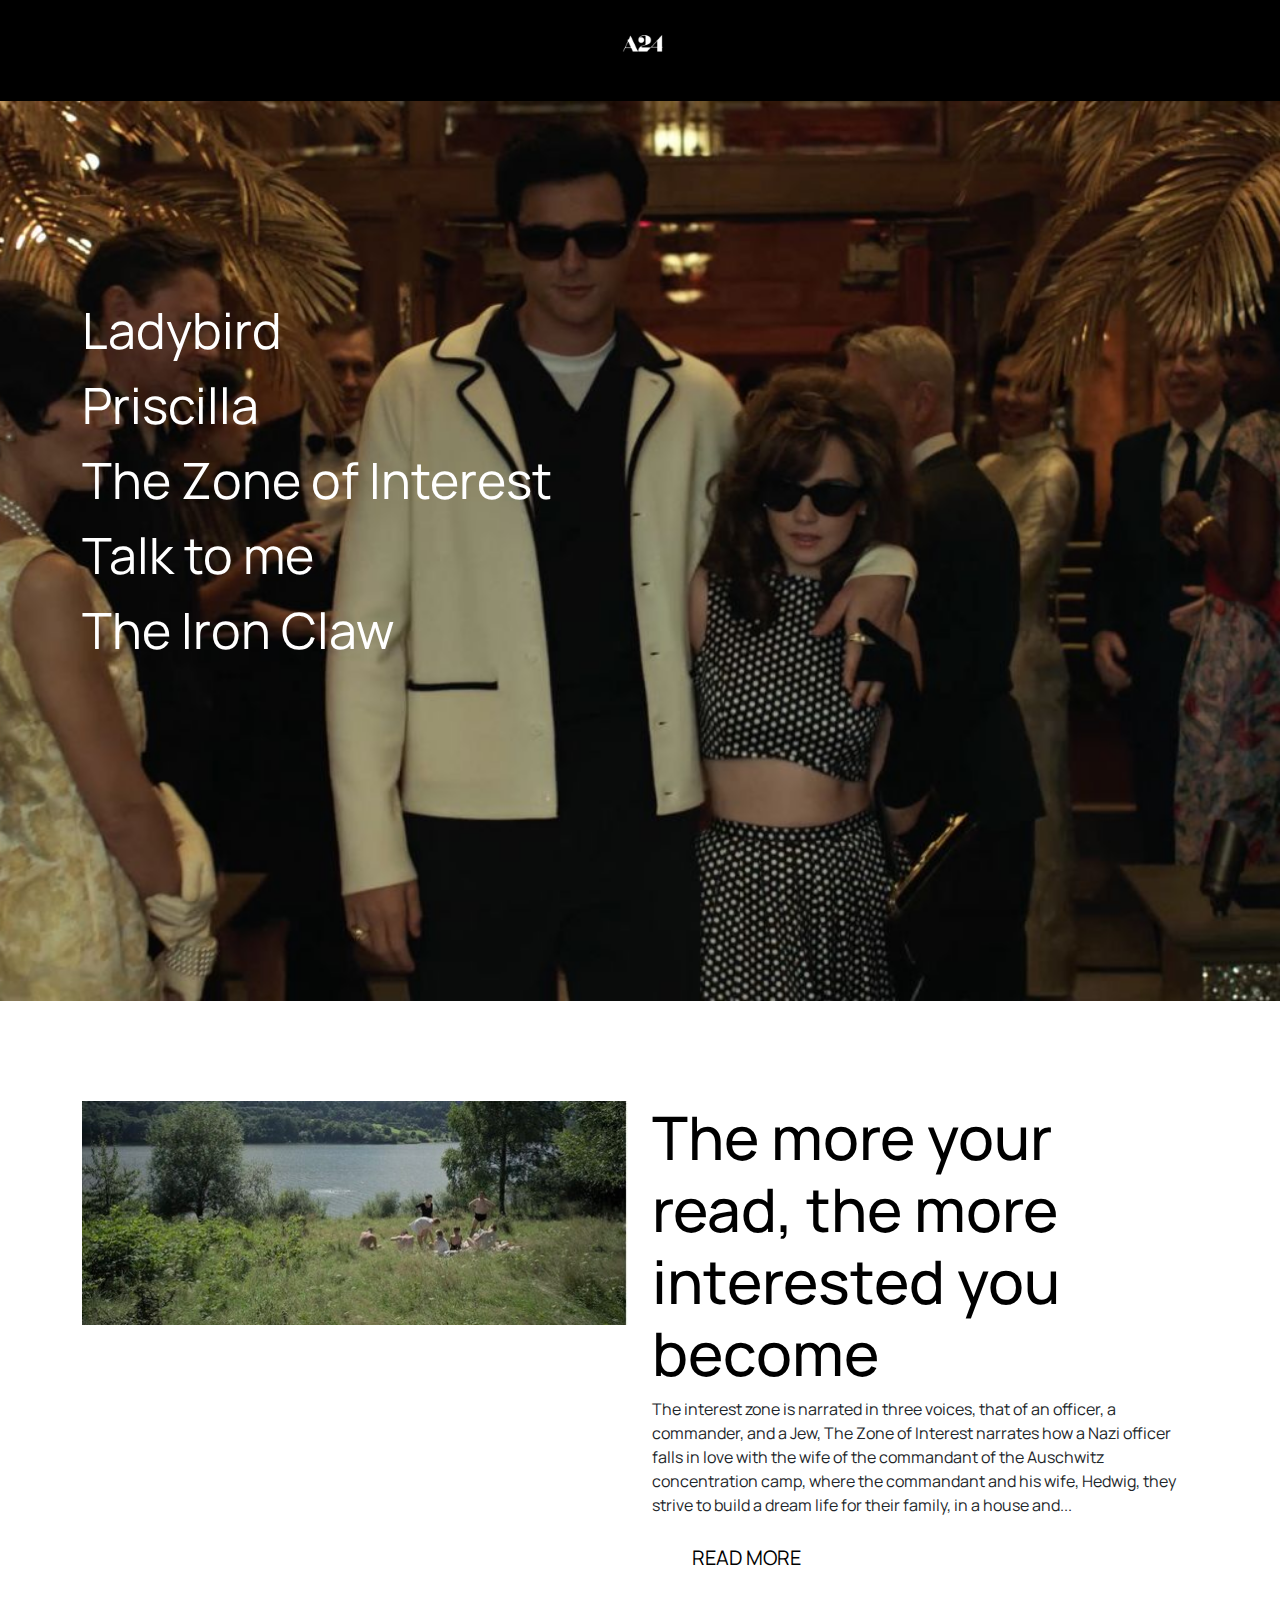
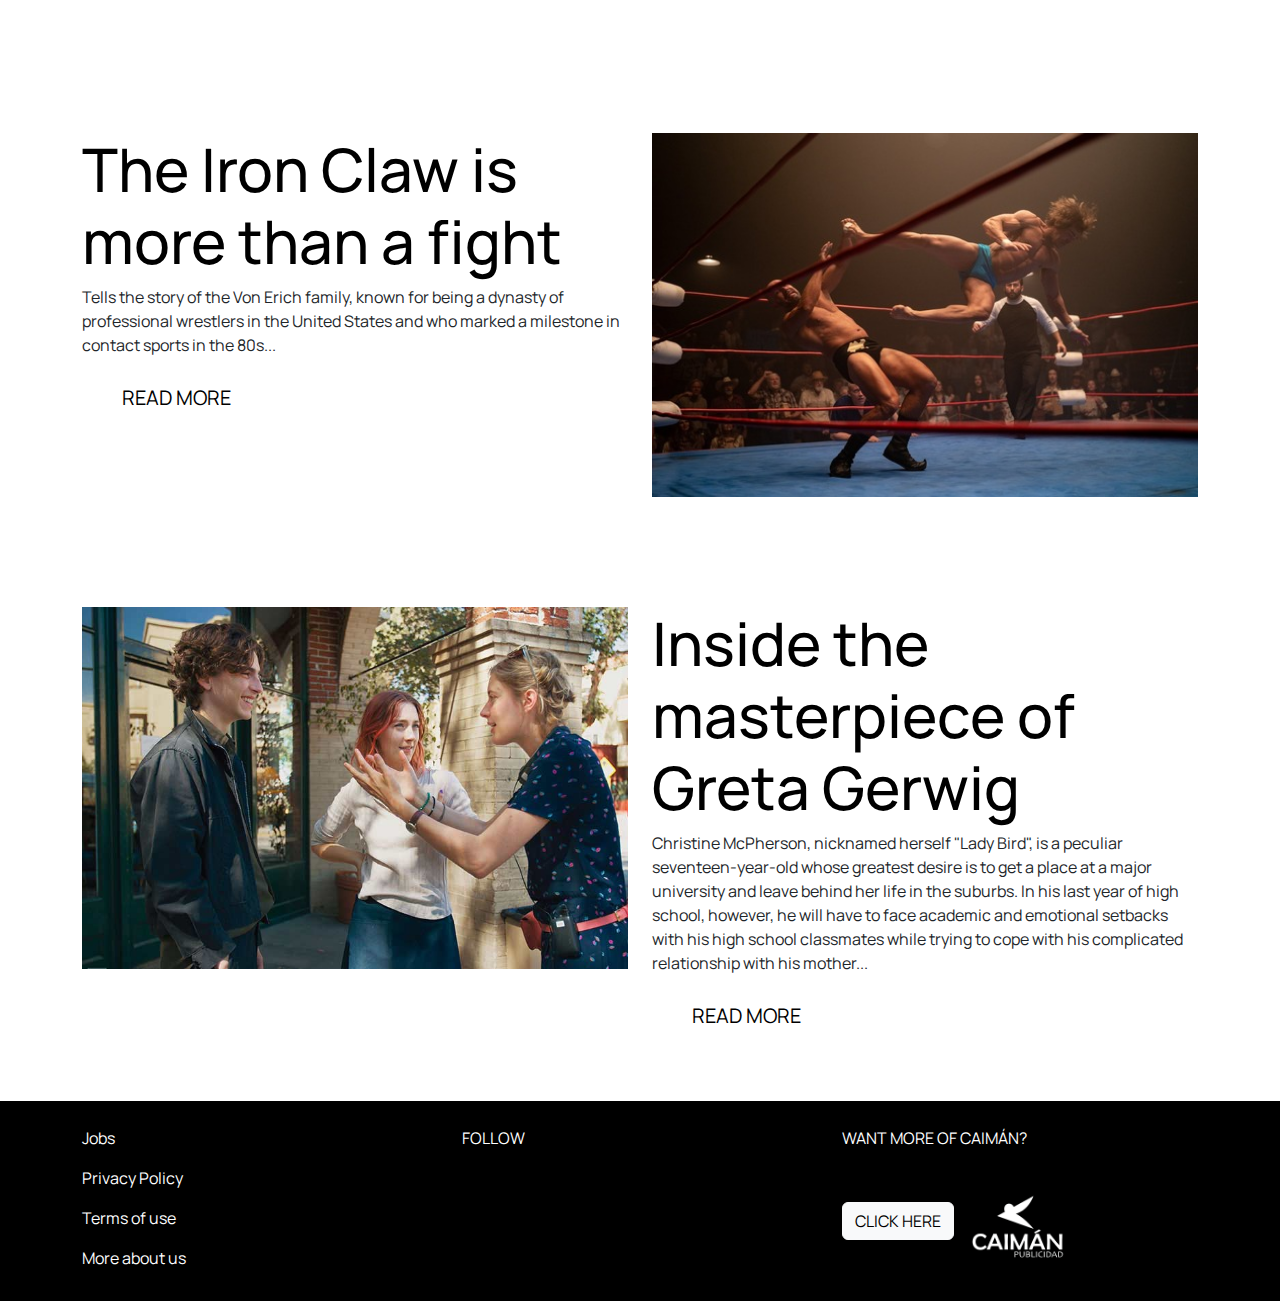
<file: index.html>
<!doctype html>
<html>
<head>
<meta charset="utf-8">
<meta name="viewport" content="width-device-width, initial-scale=1.0">	
<title>Home Page - A24</title>
<link href="css/bootstrap.min.css" rel="stylesheet">  
<link href="css/style.css" rel="stylesheet"> 
<link href="css/homepage.css" rel="stylesheet"> 
<link rel="stylesheet" href="https://maxst.icons8.com/vue-static/landings/line-awesome/line-awesome/1.3.0/css/line-awesome.min.css">
	

	
<meta name="Home Page Caimán" content="Espacio publicitario cuyo propósito es brindar la mejor información, y experiencia para todos nuestros clientes potenciales en el rubro del marketing y publicidad.">
<meta name="Keywords" content="marketing, engage, publicidad, negocios, empresa, innovación">
	
</head>
	
<body>
		  <header>
        <div class="container">
            <div class="row align-items-center">
                <article class="col-lg-4 col-md-4 col-4 menu-icon">
                    <i class="la la-bars" id="menu-toggle"></i> 
                </article>
                
                <article class="col-lg-4 col-md-4 col-4 text-center">
                    <img src="img/logo-a24-blanco.png" alt="logo a24" class="img-fluid" width="180px">
                </article>
                
                <article class="col-lg-4 col-md-4 col-4 text-end">
                    <a href="#" class="search-icon"><i class="la la-search"></i></a>
                </article>
            </div>
        </div>
    </header>
    

    <nav id="mobile-menu" class="hidden">
        <div id="menu-close">
            <i class="la la-close" id="close-menu"></i> 
        </div>
        <ul>
            <li><a href="films.html">Films</a></li>
            <li><a href="#">Television</a></li>
            <li><a href="#">Docs</a></li>
            <li><a href="notes.html">Notes</a></li>
            <li><a href="contacto.html">Contact Us</a></li>
        </ul>
    </nav>
	
	
	
	<section id="hero">
			<div class="container">
					<a href="ladybird.html" class="link-1">Ladybird</a>
					<a href="priscilla.html" class="link-1">Priscilla</a>
					<a href="#" class="link-1">The Zone of Interest</a>
					<a href="#" class="link-1">Talk to me</a>
					<a href="#" class="link-1">The Iron Claw</a>
	</div>
	</section>
	
	<section id="zone"> 
		<div class="container">
			<div class="row"> 
				
		  <article class="col-lg-6 col-sm-6 col-12">
				<img src="img/zoneofinterest-homepage.jpeg" alt="zone of interest" class="img-fluid" width="900px">
				</article>
				
			<article class="col-lg-6 col-sm-6 col-12">
					<h2>The more your read, the more interested you become</h2>
					<p>The interest zone is narrated in three voices, that of an officer, a commander, and a Jew, The Zone of Interest narrates how a Nazi officer falls in love with the wife of the commandant of the Auschwitz concentration camp, where the commandant and his wife, Hedwig, they strive to build a dream life for their family, in a house and...</p>
					
				<a href="#" class="btn btn-secondary">Read more</a>
				
				</article>
				</div>
	</div>
	</section>
	
	
	<section id= "iron"> 
		<div class="container">
			<div class="row"> 
				
		<article class="col-lg-6 col-sm-6 col-12">
					<h2>The Iron Claw is more than a fight</h2>
					<p>Tells the story of the Von Erich family, known for being a dynasty of professional wrestlers in the United States and who marked a milestone in contact sports in the 80s...</p>
					
				<a href="#" class="btn btn-secondary">Read more</a>
				
		</article>
			    <article class="col-lg-6 col-sm-6 col-12">
				<img src="img/theironclaw-homepage.jpg" alt="the iron claw" class="img-fluid" width="900px">
				</article>
			
				</div>
	</div>
	</section>	
	
		
	
		<section id="ladybird"> 
		<div class="container">
			<div class="row"> 
				
		 <article class="col-lg-6 col-sm-6 col-12">
				<img src="img/ladybird-homepage.jpg" alt="ladybird homepage" class="img-fluid" width="900px">
				</article>
				
		<article class="col-lg-6 col-sm-6 col-12">
					<h2>Inside the masterpiece of Greta Gerwig</h2>
					<p>Christine McPherson, nicknamed herself "Lady Bird", is a peculiar seventeen-year-old whose greatest desire is to get a place at a major university and leave behind her life in the suburbs. In his last year of high school, however, he will have to face academic and emotional setbacks with his high school classmates while trying to cope with his complicated relationship with his mother...</p>
					
				<a href="#" class="btn btn-secondary">Read more</a>
				
				</article>
			
				</div>
	</div>
	</section>
	
	
	<footer>
	
		<div class="container">
			<div class="row">
			
				<article class="col-lg-4 col-sm-12 col-12">
				
					<a href="#" class="text-decoration-none"><p>Jobs</p></a>
					<a href="#" class="text-decoration-none"><p>Privacy Policy</p></a>
					<a href="#" class="text-decoration-none"><p>Terms of use</p></a>
					<a href="#" class="text-decoration-none"><p>More about us</p></a>
				
				</article>
				
				
				<article class="col-lg-4 col-sm-12 col-12">
				
					<p>FOLLOW</p>
					<i class="lab la-facebook"></i>
					<i class="lab la-twitter"></i>
					<i class="lab la-google-plus-g"></i>
					<i class="lab la-instagram"></i>
					
				
				</article>
				
				
				<article class="col-lg-4 col-sm-12 col-12">
				
					<p>WANT MORE OF CAIMÁN?</p>
					<a href="#"><p class="btn btn-light">CLICK HERE</p></a>
					<img src="img/caimanlogo-blanco.png" alt="logoacaiman" class="img-fluid" width="125px">
				
				
				</article>
			
			</div>
		</div>
	
	</footer>
	<script src="js/menu.js"></script>
</body>
	
</html>
</file>
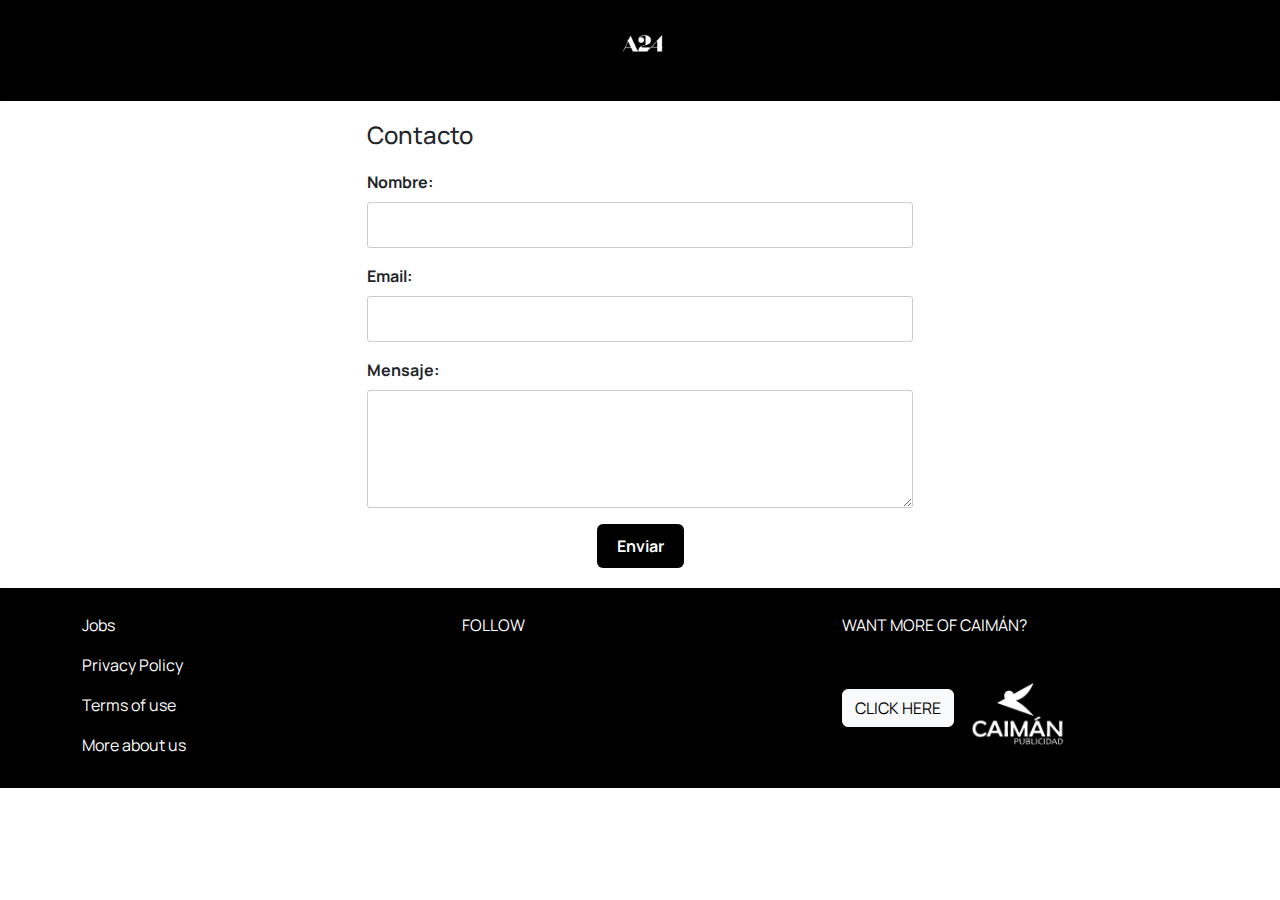
<file: contacto.html>
<!DOCTYPE html>
<html lang="en">
<head>
    <meta charset="UTF-8">
    <meta name="viewport" content="width=device-width, initial-scale=1.0">
    <title>Contacto - A24</title>
    <link href="css/bootstrap.min.css" rel="stylesheet">
    <link href="css/style.css" rel="stylesheet">
	<link href="css/contact.css" rel="stylesheet">
    <link rel="stylesheet" href="https://maxst.icons8.com/vue-static/landings/line-awesome/line-awesome/1.3.0/css/line-awesome.min.css">

    <meta name="Home Page Caimán" content="Espacio publicitario cuyo propósito es brindar la mejor información y experiencia para todos nuestros clientes potenciales en el rubro del marketing y publicidad.">
    <meta name="Keywords" content="marketing, engage, publicidad, negocios, empresa, innovación">
</head>

<body>
<header>
    <div class="container">
        <div class="row align-items-center">
            <article class="col-lg-4 col-md-4 col-4 menu-icon">
                <i class="la la-bars" id="menu-toggle"></i>
            </article>

            <article class="col-lg-4 col-md-4 col-4 text-center">
                <img src="img/logo-a24-blanco.png" alt="logo a24" class="img-fluid" width="180px">
            </article>

            <article class="col-lg-4 col-md-4 col-4 text-end">
                <a href="#" class="search-icon"><i class="la la-search"></i></a>
            </article>
        </div>
    </div>
</header>

<nav id="mobile-menu" class="hidden">
    <div id="menu-close">
        <i class="la la-close" id="close-menu"></i>
    </div>
    <ul>
        <li><a href="films.html">Films</a></li>
        <li><a href="#">Television</a></li>
        <li><a href="#">Docs</a></li>
        <li><a href="notes.html">Notes</a></li>
        <li><a href="#">Contact Us</a></li>
    </ul>
</nav>

<section id="contact">
    <div class="container">
        <div class="row">
            <div class="col-lg-6 offset-lg-3">
                <h2>Contacto</h2>
                <form action="procesar_formulario.php" method="POST">
                    <div class="mb-3">
                        <label for="nombre" class="form-label">Nombre:</label>
                        <input type="text" id="nombre" name="nombre" class="form-control" required>
                    </div>
                    <div class="mb-3">
                        <label for="email" class="form-label">Email:</label>
                        <input type="email" id="email" name="email" class="form-control" required>
                    </div>
                    <div class="mb-3">
                        <label for="mensaje" class="form-label">Mensaje:</label>
                        <textarea id="mensaje" name="mensaje" class="form-control" rows="4" required></textarea>
                    </div>
                    <div class="text-center">
                        <button type="submit" class="btn btn-primary">Enviar</button>
                    </div>
                </form>
            </div>
        </div>
    </div>
</section>

<footer>
    <div class="container">
        <div class="row">
            <article class="col-lg-4 col-sm-12 col-12">
                <a href="#" class="text-decoration-none"><p>Jobs</p></a>
                <a href="#" class="text-decoration-none"><p>Privacy Policy</p></a>
                <a href="#" class="text-decoration-none"><p>Terms of use</p></a>
                <a href="#" class="text-decoration-none"><p>More about us</p></a>
            </article>

            <article class="col-lg-4 col-sm-12 col-12">
                <p>FOLLOW</p>
                <i class="lab la-facebook"></i>
                <i class="lab la-twitter"></i>
                <i class="lab la-google-plus-g"></i>
                <i class="lab la-instagram"></i>
            </article>

            <article class="col-lg-4 col-sm-12 col-12">
                <p>WANT MORE OF CAIMÁN?</p>
                <a href="#"><p class="btn btn-light">CLICK HERE</p></a>
                <img src="img/caimanlogo-blanco.png" alt="logoacaiman" class="img-fluid" width="125px">
            </article>
        </div>
    </div>
</footer>
<script src="js/menu.js"></script>
</body>
</html>
</file>
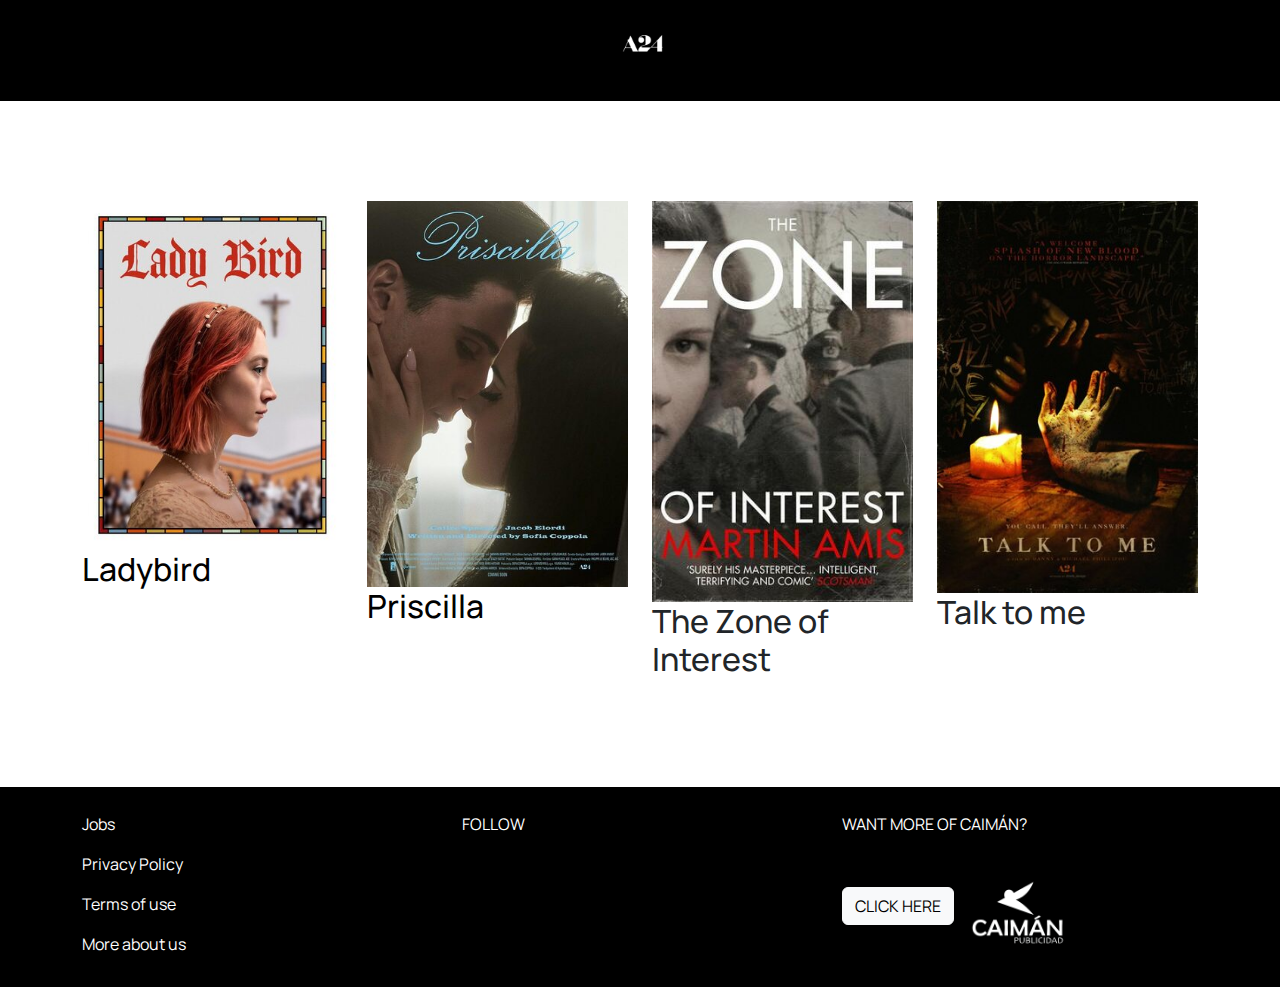
<file: films.html>
<!doctype html>
<html>
<head>
<meta charset="utf-8">
<meta name="viewport" content="width-device-width, initial-scale=1.0">	
<title>Films - A24</title>
<link href="css/bootstrap.min.css" rel="stylesheet">  
<link href="css/films.css" rel="stylesheet">
<link href="css/style.css" rel="stylesheet">
<link rel="stylesheet" href="https://maxst.icons8.com/vue-static/landings/line-awesome/line-awesome/1.3.0/css/line-awesome.min.css">
	
	
<meta name="Films sección" content="Espacio publicitario cuyo propósito es brindar la mejor información, y experiencia para todos nuestros clientes potenciales en el rubro del marketing y publicidad.">
<meta name="Keywords" content="marketing, engage, publicidad, negocios, empresa, innovación, ladybird">
	
</head>

<body>
	
	 <header>
        <div class="container">
            <div class="row align-items-center">
                <article class="col-lg-4 col-md-4 col-4 menu-icon">
                    <i class="la la-bars" id="menu-toggle"></i> 
                </article>
                
                <article class="col-lg-4 col-md-4 col-4 text-center">
                    <img src="img/logo-a24-blanco.png" alt="logo a24" class="img-fluid" width="180px">
                </article>
                
                <article class="col-lg-4 col-md-4 col-4 text-end">
                    <a href="#" class="search-icon"><i class="la la-search"></i></a>
                </article>
            </div>
        </div>
    </header>
    

    <nav id="mobile-menu" class="hidden">
        <div id="menu-close">
            <i class="la la-close" id="close-menu"></i> 
        </div>
        <ul>
            <li><a href="films.html">Films</a></li>
            <li><a href="#">Television</a></li>
            <li><a href="#">Docs</a></li>
            <li><a href="notes.html">Notes</a></li>
            <li><a href="contacto.html">Contact Us</a></li>
        </ul>
    </nav>
	
	
	
	<section id="films"> 
		<div class="container">
			<div class="row"> 
				
				
	<article class="col-lg-3 col-sm-9 col-12">
				<img src="img/ladybird-sectionfilm.jpg" alt="Ladybird" class="img-fluid" width="900px">
		
		
		
		<section id="content">
		<a href="ladybird.html" class="link"> 
			<h2>Ladybird</h2>
			</a>
			 </section>
				</article>
				
				
		  <article class="col-lg-3 col-sm-9 col-12">
				<img src="img/priscilla-sectionfilm.jpg" alt="Priscilla" class="img-fluid" width="900px">
			  
				<a href="priscilla.html" class="link"> 
			  <h2>Priscilla</h2>
					</a>
				</article>
				
				
			<article class="col-lg-3 col-sm-9 col-12">
				<img src="img/zoneofinterest-sectionfilm.jpg" alt="zone of interest" class="img-fluid" width="900px">
			  <h2>The Zone of Interest</h2>
				</article>
				
				
				<article class="col-lg-3 col-sm-9 col-12">
				<img src="img/talktome-sectionfilm.jpg" alt="zone of interest" class="img-fluid" width="900px">
			  <h2>Talk to me</h2>
				</article>
			
				</div>
	</div>
	</section>
	
	
	
	<footer>
	
		<div class="container">
			<div class="row">
			
				<article class="col-lg-4 col-sm-12 col-12">
				
					<a href="#" class="text-decoration-none"><p>Jobs</p></a>
					<a href="#" class="text-decoration-none"><p>Privacy Policy</p></a>
					<a href="#" class="text-decoration-none"><p>Terms of use</p></a>
					<a href="#" class="text-decoration-none"><p>More about us</p></a>
				
				</article>
				
				
				<article class="col-lg-4 col-sm-12 col-12">
				
					<p>FOLLOW</p>
					<i class="lab la-facebook"></i>
					<i class="lab la-twitter"></i>
					<i class="lab la-google-plus-g"></i>
					<i class="lab la-instagram"></i>
					
				
				</article>
				
				
				<article class="col-lg-4 col-sm-12 col-12">
				
					<p>WANT MORE OF CAIMÁN?</p>
					<a href="#"><p class="btn btn-light">CLICK HERE</p></a>
					<img src="img/caimanlogo-blanco.png" alt="logoacaiman" class="img-fluid" width="125px">
				
				
				
				</article>
			
			</div>
		</div>
	
	</footer>
	
	 <script src="js/menu.js"></script>
</body>
</html>
</file>
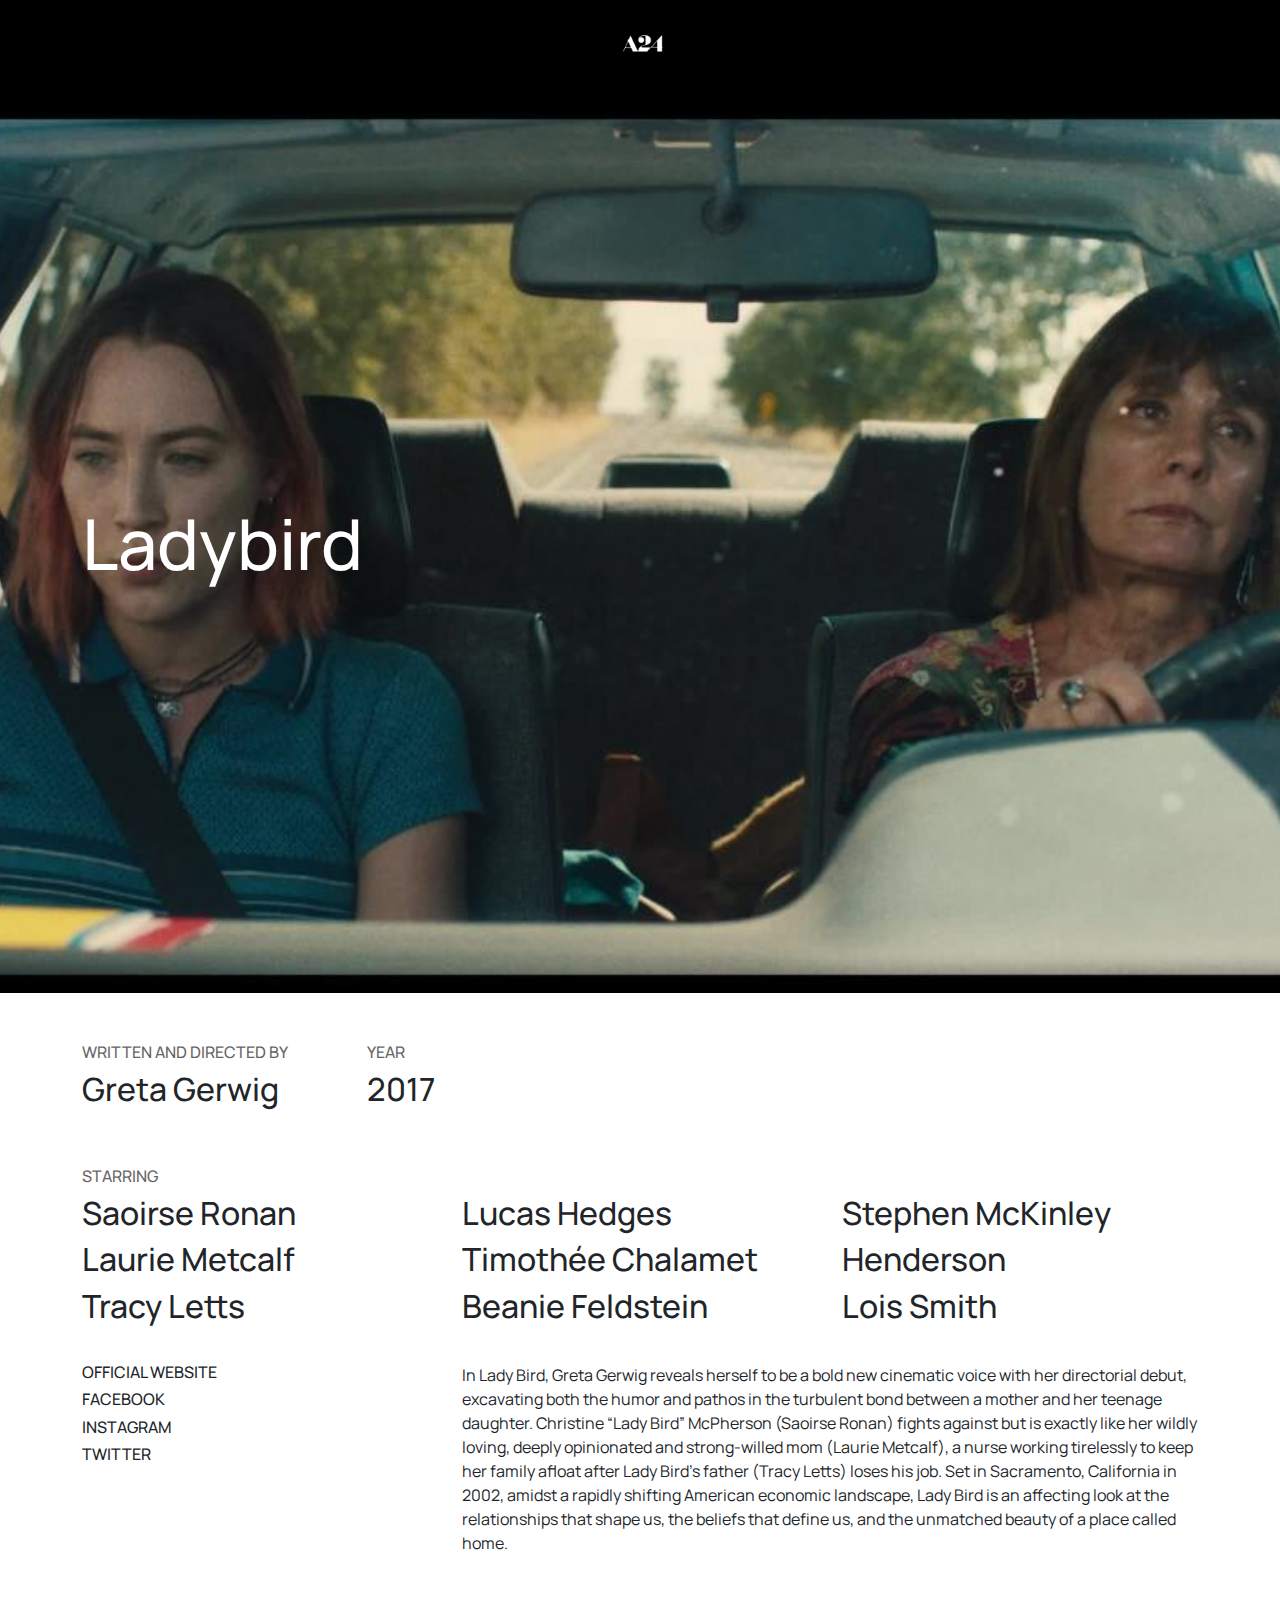
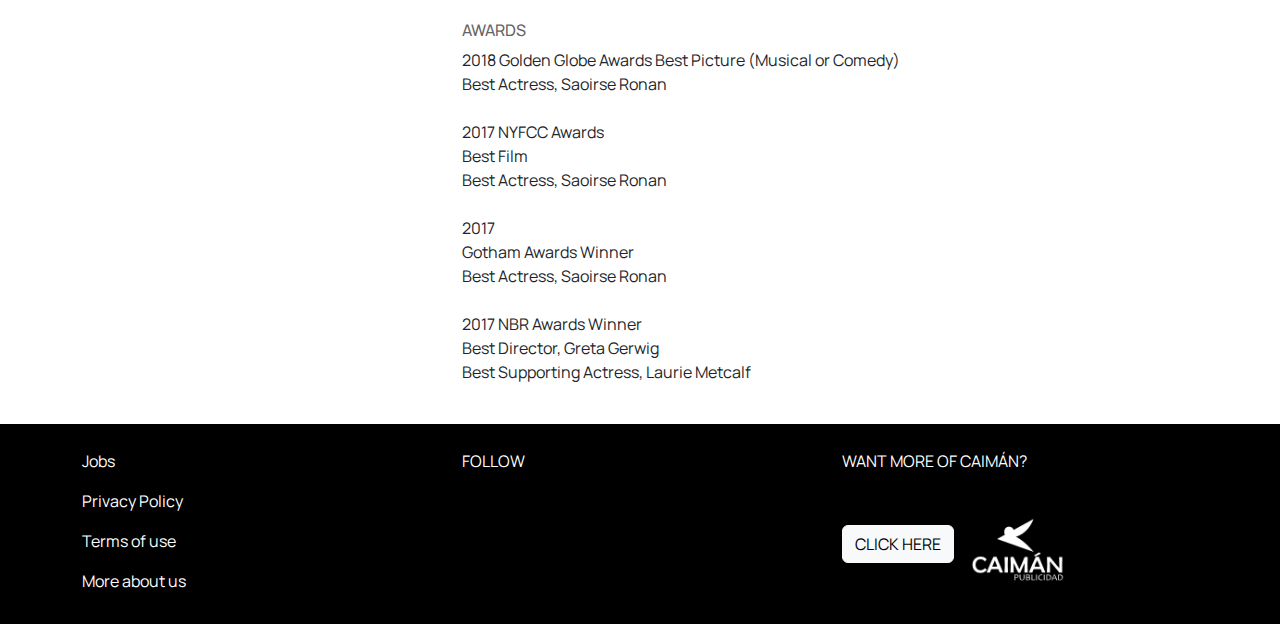
<file: ladybird.html>
<!doctype html>
<html>
<head>
<meta charset="utf-8">
<meta name="viewport" content="width-device-width, initial-scale=1.0">	
<title>Ladybird - A24</title>
<link href="css/bootstrap.min.css" rel="stylesheet">  
<link href="css/ladybird.css" rel="stylesheet"> 
<link href="css/style.css" rel="stylesheet"> 
<link rel="stylesheet" href="https://maxst.icons8.com/vue-static/landings/line-awesome/line-awesome/1.3.0/css/line-awesome.min.css">
	
	
<meta name="Ladybird sección" content="Espacio publicitario cuyo propósito es brindar la mejor información, y experiencia para todos nuestros clientes potenciales en el rubro del marketing y publicidad.">
<meta name="Keywords" content="marketing, engage, publicidad, negocios, empresa, innovación, ladybird">
	
</head>

<body>
	
	 <header>
        <div class="container">
            <div class="row align-items-center">
                <article class="col-lg-4 col-md-4 col-4 menu-icon">
                    <i class="la la-bars" id="menu-toggle"></i> 
                </article>
                
                <article class="col-lg-4 col-md-4 col-4 text-center">
                    <img src="img/logo-a24-blanco.png" alt="logo a24" class="img-fluid" width="180px">
                </article>
                
                <article class="col-lg-4 col-md-4 col-4 text-end">
                    <a href="#" class="search-icon"><i class="la la-search"></i></a>
                </article>
            </div>
        </div>
    </header>
    

    <nav id="mobile-menu" class="hidden">
        <div id="menu-close">
            <i class="la la-close" id="close-menu"></i> 
        </div>
        <ul>
            <li><a href="films.html">Films</a></li>
            <li><a href="#">Television</a></li>
            <li><a href="#">Docs</a></li>
            <li><a href="notes.html">Notes</a></li>
            <li><a href="contacto.html">Contact Us</a></li>
        </ul>
    </nav>
	
	
	<section id="ladybird"> 
		<div class="container">	
			<h2>Ladybird</h2>
	</div>
		</section>
	
		
		<section id="written"> 
		<div class="container">
			<div class="row"> 
				
		  <article class="col-lg-3 col-sm-9 col-12">
			  <h4>Written and directed by</h4>
				<h2>Greta Gerwig</h2>
			  
				</article>
				
				
				 <article class="col-lg-3 col-sm-9 col-12">
				<h4>Year</h4>
				<h2>2017</h2>
	
				</article>
				
				
				 <article class="col-lg-3 col-sm-9 col-12">
				</article>
				
				<article class="col-lg-3 col-sm-9 col-12">
				</article>
				
				</div>
			</div>
	</section>
	
	
	
	<section id="starring"> 
		<div class="container">
			<div class="row"> 
				  <h4>Starring</h4>
				
		  <article class="col-lg-4 col-sm-8 col-12">
				<h2>Saoirse Ronan</h2>
			  <h2>Laurie Metcalf</h2>
			  <h2>Tracy Letts</h2>
			  </article>
				
				  <article class="col-lg-4 col-sm-8 col-12">
				<h2>Lucas Hedges</h2>
			  <h2>Timothée Chalamet</h2>
			  <h2>Beanie Feldstein</h2>
			  </article>
				
				
				  <article class="col-lg-4 col-sm-8 col-12">
				<h2>Stephen McKinley</h2>
			  <h2>Henderson</h2>
			  <h2>Lois Smith</h2>
				</article>
				
				</div>
			</div>
	</section>
	
	
	
	<section id="content"> 
		<div class="container">
			<div class="row"> 
				
		  <article class="col-lg-4 col-sm-8 col-12">
			  <h5>Official Website</h5>
			  <h5>Facebook</h5>
			  <h5>Instagram</h5>
			   <h5>Twitter</h5>
			  </article>
				
				  <article class="col-lg-8 col-sm-4 col-12">
<p> In Lady Bird, Greta Gerwig reveals herself to be a bold new cinematic voice with her
directorial debut, excavating both the humor and pathos in the turbulent bond
between a mother and her teenage daughter. Christine “Lady Bird” McPherson
(Saoirse Ronan) fights against but is exactly like her wildly loving, deeply
opinionated and strong-willed mom (Laurie Metcalf), a nurse working tirelessly to
keep her family afloat after Lady Bird's father (Tracy Letts) loses his job. Set in
Sacramento, California in 2002, amidst a rapidly shifting American economic
landscape, Lady Bird is an affecting look at the relationships that shape us, the
beliefs that define us, and the unmatched beauty of a place called home.
</p>
				</article>
			
				</div>
			</div>
	</section>
	
	
	<section id="awards"> 
		<div class="container">
			<div class="row"> 
				 
				
		  <article class="col-lg-4 col-sm-8 col-12">
			  </article>
				
				  <article class="col-lg-8 col-sm-4 col-12">
					   <h4>Awards</h4>
				<p>2018 Golden Globe Awards Best Picture (Musical or Comedy)<br>
					  Best Actress, Saoirse Ronan<br>
					  <br>
					  2017 NYFCC Awards<br>
					  Best Film<br>
					  Best Actress, Saoirse Ronan<br>
					  
					  <br>
					  2017<br>
					  Gotham Awards Winner<br>
					  Best Actress, Saoirse Ronan<br>
					  <br>
					  2017 NBR Awards Winner<br>
					  Best Director, Greta Gerwig<br>
					  Best Supporting Actress, Laurie Metcalf<br>
					<br>
					  </p>
			
			  </article>
				
				
				</div>
			</div>
	</section>
	
	
				
	
	
	<footer>
	
		<div class="container">
			<div class="row">
			
				<article class="col-lg-4 col-sm-12 col-12">
				
					<a href="#" class="text-decoration-none"><p>Jobs</p></a>
					<a href="#" class="text-decoration-none"><p>Privacy Policy</p></a>
					<a href="#" class="text-decoration-none"><p>Terms of use</p></a>
					<a href="#" class="text-decoration-none"><p>More about us</p></a>
				
				</article>
				
				
				<article class="col-lg-4 col-sm-12 col-12">
				
					<p>FOLLOW</p>
					<i class="lab la-facebook"></i>
					<i class="lab la-twitter"></i>
					<i class="lab la-google-plus-g"></i>
					<i class="lab la-instagram"></i>
					
				
				</article>
				
				
				<article class="col-lg-4 col-sm-12 col-12">
				
					
					<p>WANT MORE OF CAIMÁN?</p>
					<a href="#"><p class="btn btn-light">CLICK HERE</p></a>
					<img src="img/caimanlogo-blanco.png" alt="logoacaiman" class="img-fluid" width="125px">
				
				
				</article>
			
			</div>
		</div>
	
	</footer>
</body>
	<script src="js/menu.js"></script>
</html>
</file>
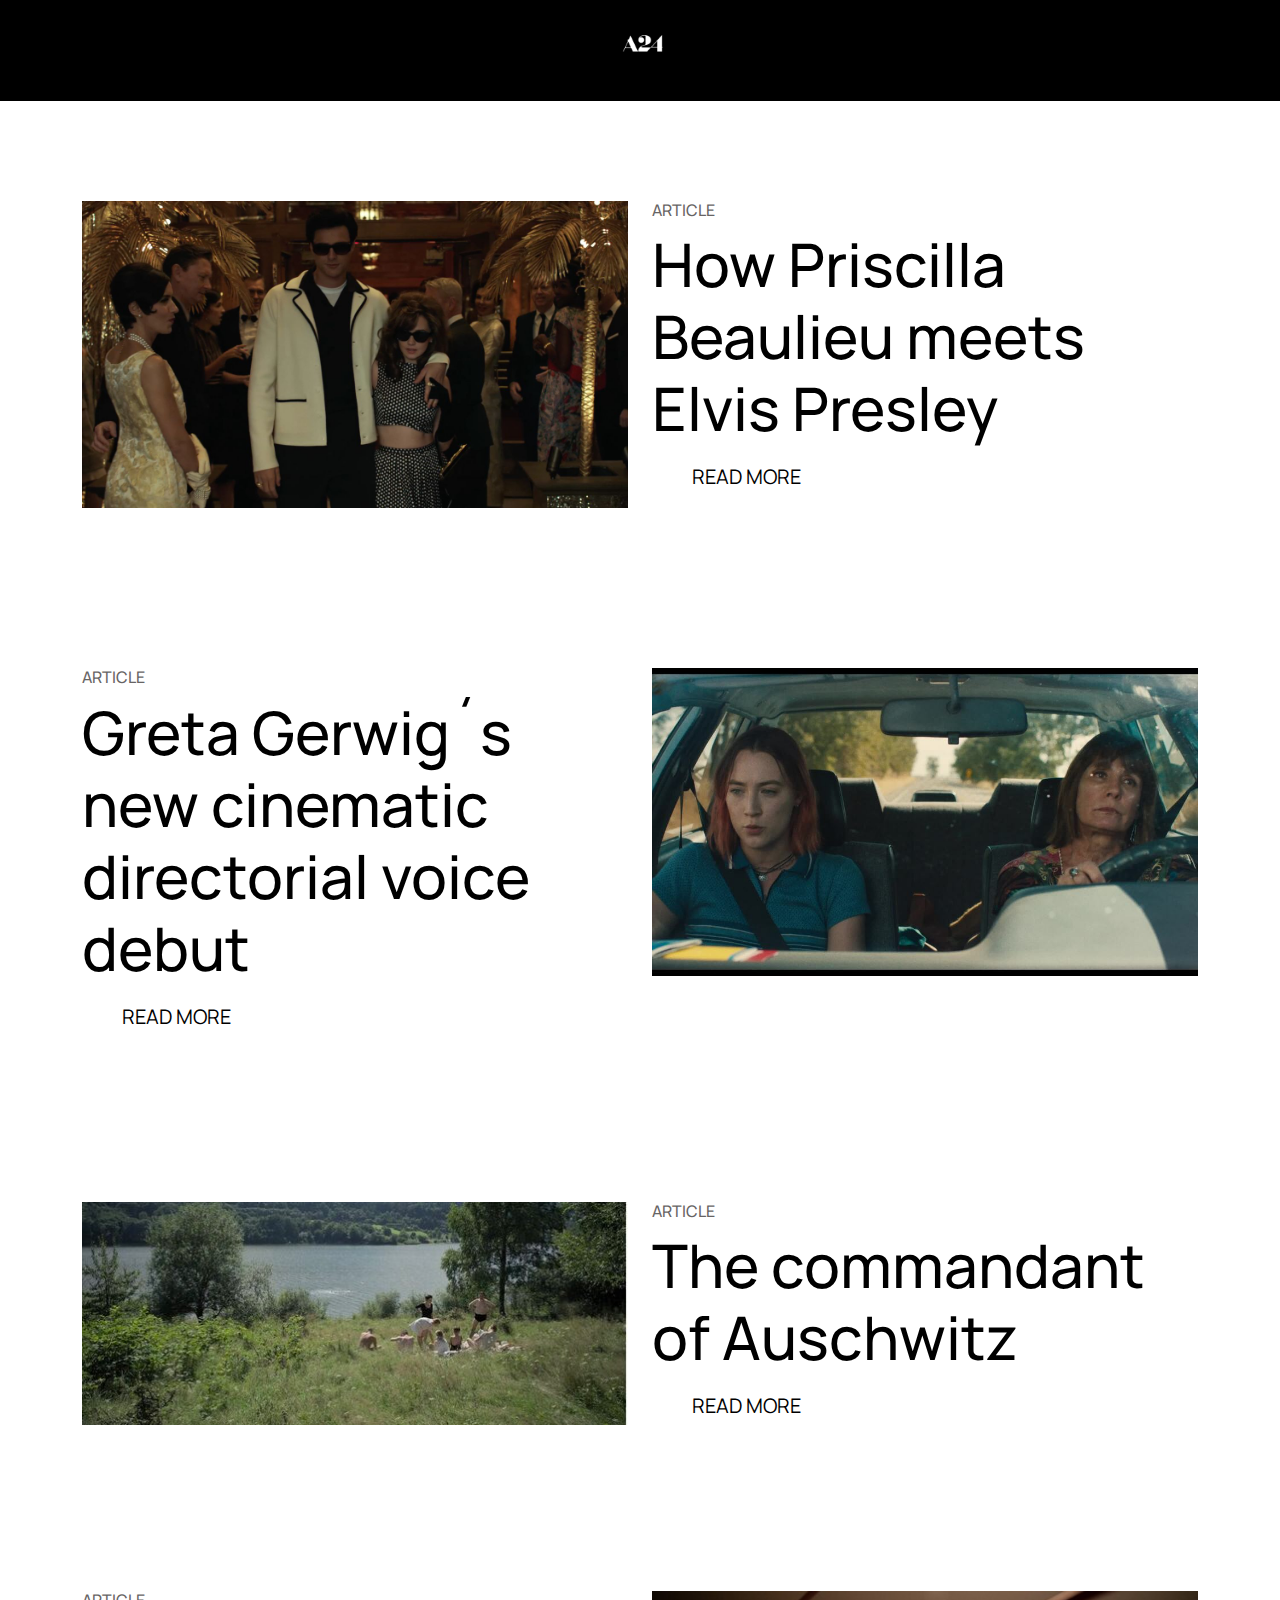
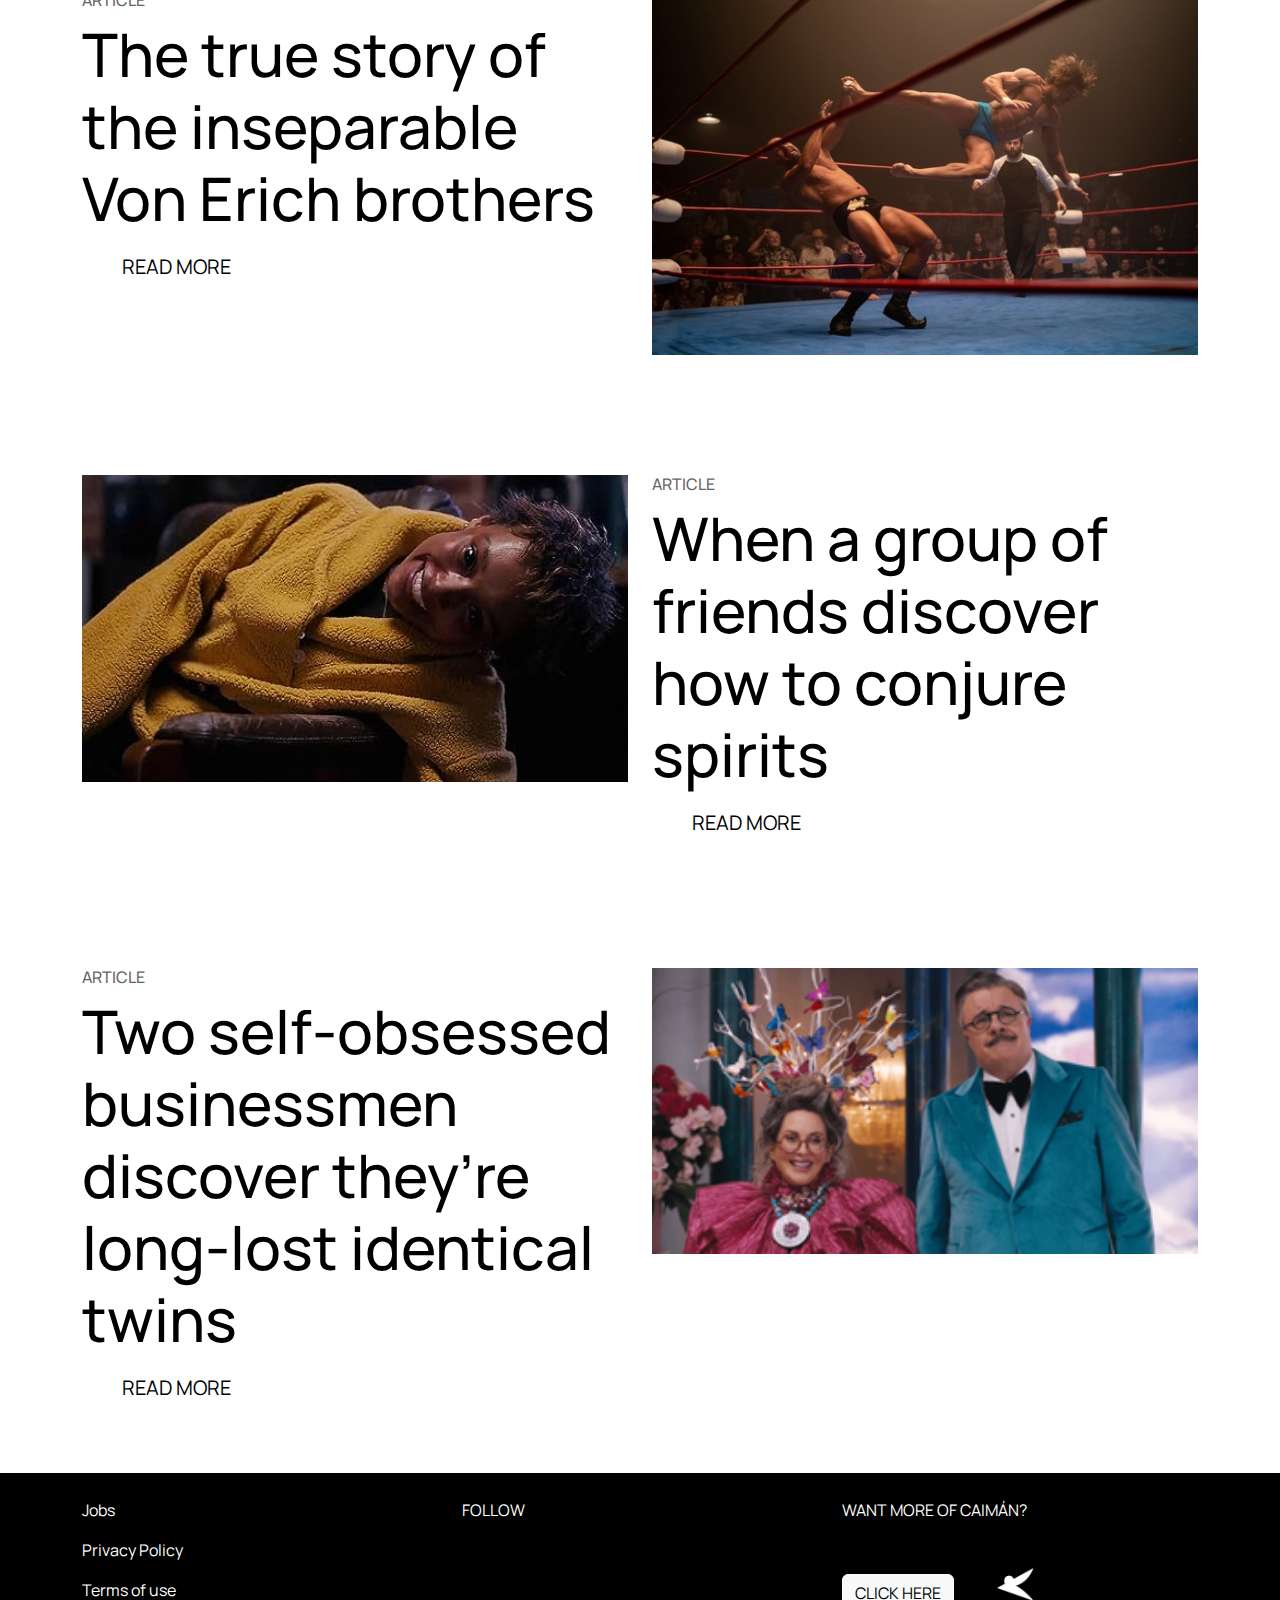
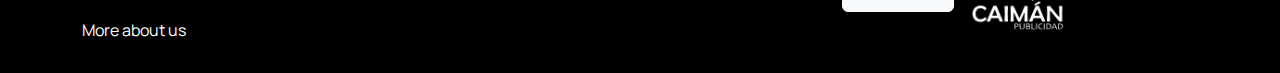
<file: notes.html>
<!doctype html>
<html>
<head>
<meta charset="utf-8">
<meta name="viewport" content="width-device-width, initial-scale=1.0">	
<title>Notes - A24</title>
<link href="css/bootstrap.min.css" rel="stylesheet">  
<link href="css/notes.css" rel="stylesheet">
<link href="css/style.css" rel="stylesheet">
<link rel="stylesheet" href="https://maxst.icons8.com/vue-static/landings/line-awesome/line-awesome/1.3.0/css/line-awesome.min.css">
	
	
<meta name="Notes sección" content="Espacio publicitario cuyo propósito es brindar la mejor información, y experiencia para todos nuestros clientes potenciales en el rubro del marketing y publicidad.">
<meta name="Keywords" content="marketing, engage, publicidad, negocios, empresa, innovación, ladybird">
	
</head>

<body>
	
	 <header>
        <div class="container">
            <div class="row align-items-center">
                <article class="col-lg-4 col-md-4 col-4 menu-icon">
                    <i class="la la-bars" id="menu-toggle"></i> 
                </article>
                
                <article class="col-lg-4 col-md-4 col-4 text-center">
                    <img src="img/logo-a24-blanco.png" alt="logo a24" class="img-fluid" width="180px">
                </article>
                
                <article class="col-lg-4 col-md-4 col-4 text-end">
                    <a href="#" class="search-icon"><i class="la la-search"></i></a>
                </article>
            </div>
        </div>
    </header>
    

    <nav id="mobile-menu" class="hidden">
        <div id="menu-close">
            <i class="la la-close" id="close-menu"></i> 
        </div>
        <ul>
            <li><a href="films.html">Films</a></li>
            <li><a href="#">Television</a></li>
            <li><a href="#">Docs</a></li>
            <li><a href="notes.html">Notes</a></li>
            <li><a href="contacto.html">Contact Us</a></li>
        </ul>
    </nav>

	
	<section id="priscilla"> 
		<div class="container">
			<div class="row"> 
				
		  <article class="col-lg-6 col-sm-6 col-12">
				<img src="img/priscilla-sectionnotes.jpg" alt="priscilla" class="img-fluid" width="900px">
				</article>
				
			<article class="col-lg-6 col-sm-6 col-12">
				<h4>Article</h4>
					<h2>How Priscilla Beaulieu meets Elvis Presley</h2>
				
					
				<a href="#" class="btn btn-secondary">Read more</a>
				
				</article>
				</div>
	</div>
	</section>
	
	
	<section id= "ladybird"> 
		<div class="container">
			<div class="row"> 
				
		<article class="col-lg-6 col-sm-6 col-12">
			<h4>Article</h4>
					<h2>Greta Gerwig´s new cinematic directorial voice debut</h2>
					
				<a href="#" class="btn btn-secondary">Read more</a>
				
		</article>
			    <article class="col-lg-6 col-sm-6 col-12">
				<img src="img/ladybird-film.jpg" alt="ladybird" class="img-fluid" width="900px">
				</article>
			
				</div>
	</div>
	</section>	
	

	
	<section id="zone"> 
		<div class="container">
			<div class="row"> 
				
		 <article class="col-lg-6 col-sm-6 col-12">
				<img src="img/zoneofinterest-homepage.jpeg" alt="zone of interest" class="img-fluid" width="900px">
				</article>
				
		<article class="col-lg-6 col-sm-6 col-12">
			<h4>Article</h4>
					<h2>The commandant of Auschwitz</h2>
					
				<a href="#" class="btn btn-secondary">Read more</a>
				
				</article>
			
				</div>
	</div>
	</section>
	
	
	<section id= "iron"> 
		<div class="container">
			<div class="row"> 
				
		<article class="col-lg-6 col-sm-6 col-12">
			<h4>Article</h4>
					<h2>The true story of the inseparable Von Erich brothers</h2>
					
				<a href="#" class="btn btn-secondary">Read more</a>
				
		</article>
			    <article class="col-lg-6 col-sm-6 col-12">
				<img src="img/theironclaw-homepage.jpg" alt="the iron claw" class="img-fluid" width="900px">
				</article>
			
				</div>
	</div>
	</section>	
	
	
		<section id="talk"> 
		<div class="container">
			<div class="row"> 
				
		 <article class="col-lg-6 col-sm-6 col-12">
				<img src="img/talktome-sectionnotes.jpg" alt="talktome" class="img-fluid" width="900px">
				</article>
				
		<article class="col-lg-6 col-sm-6 col-12">
			<h4>Article</h4>
					<h2>When a group of friends discover how to conjure spirits</h2>
					
				<a href="#" class="btn btn-secondary">Read more</a>
				
				</article>
			
				</div>
	</div>
	</section>
	
	
		<section id= "dicks"> 
		<div class="container">
			<div class="row"> 
				
		<article class="col-lg-6 col-sm-6 col-12">
			<h4>Article</h4>
					<h2>Two self-obsessed businessmen discover they’re long-lost identical twins</h2>
					
				<a href="#" class="btn btn-secondary">Read more</a>
				
		</article>
			    <article class="col-lg-6 col-sm-6 col-12">
				<img src="img/dicks-sectionnotes.png" alt="dicks" class="img-fluid" width="900px">
				</article>
			
				</div>
	</div>
	</section>
	
	
	<footer>
	
		<div class="container">
			<div class="row">
			
				<article class="col-lg-4 col-sm-12 col-12">
				
					<a href="#" class="text-decoration-none"><p>Jobs</p></a>
					<a href="#" class="text-decoration-none"><p>Privacy Policy</p></a>
					<a href="#" class="text-decoration-none"><p>Terms of use</p></a>
					<a href="#" class="text-decoration-none"><p>More about us</p></a>
				
				</article>
				
				
				<article class="col-lg-4 col-sm-12 col-12">
				
					<p>FOLLOW</p>
					<i class="lab la-facebook"></i>
					<i class="lab la-twitter"></i>
					<i class="lab la-google-plus-g"></i>
					<i class="lab la-instagram"></i>
					
				
				</article>
				
				
				<article class="col-lg-4 col-sm-12 col-12">
				
					<p>WANT MORE OF CAIMÁN?</p>
					<a href="#"><p class="btn btn-light">CLICK HERE</p></a>
					<img src="img/caimanlogo-blanco.png" alt="logoacaiman" class="img-fluid" width="125px">
				
				
				
				</article>
			
			</div>
		</div>
	
	</footer>
	
	 <script src="js/menu.js"></script>
</body>
</html>
</file>
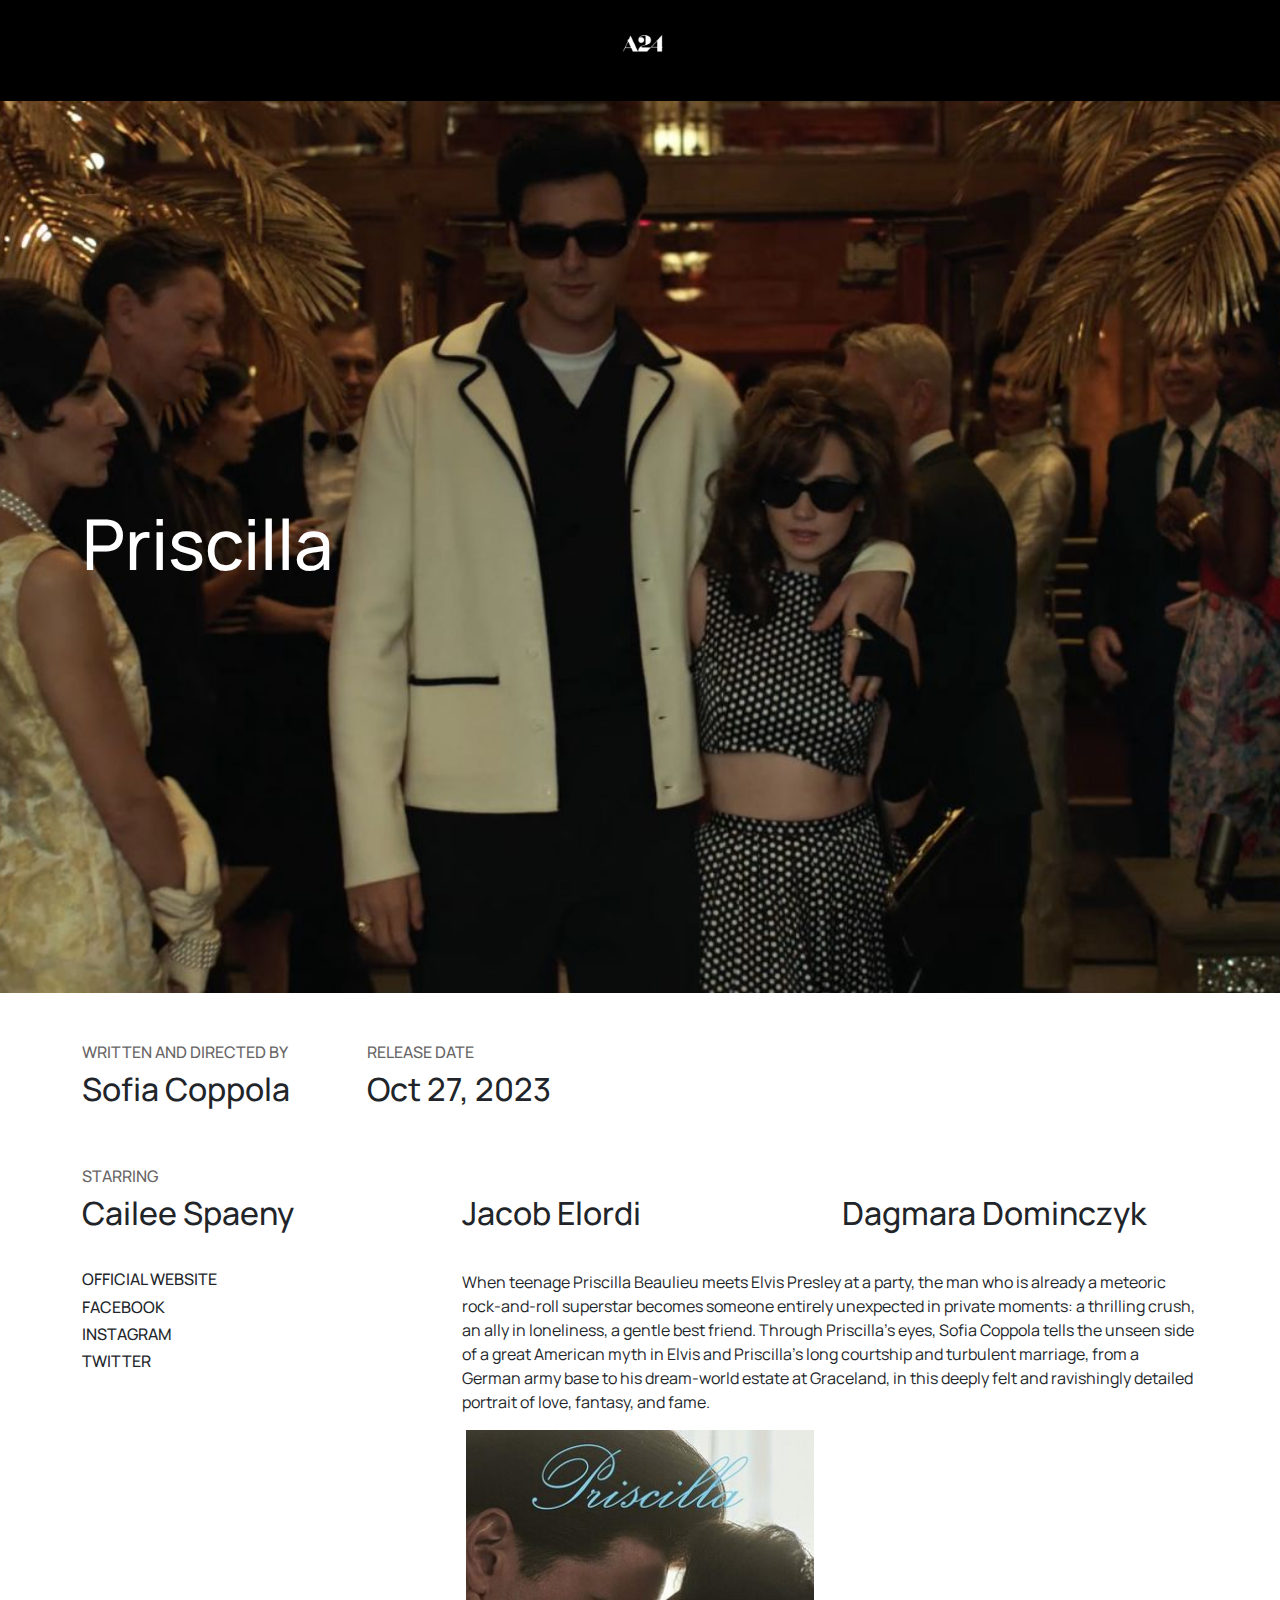
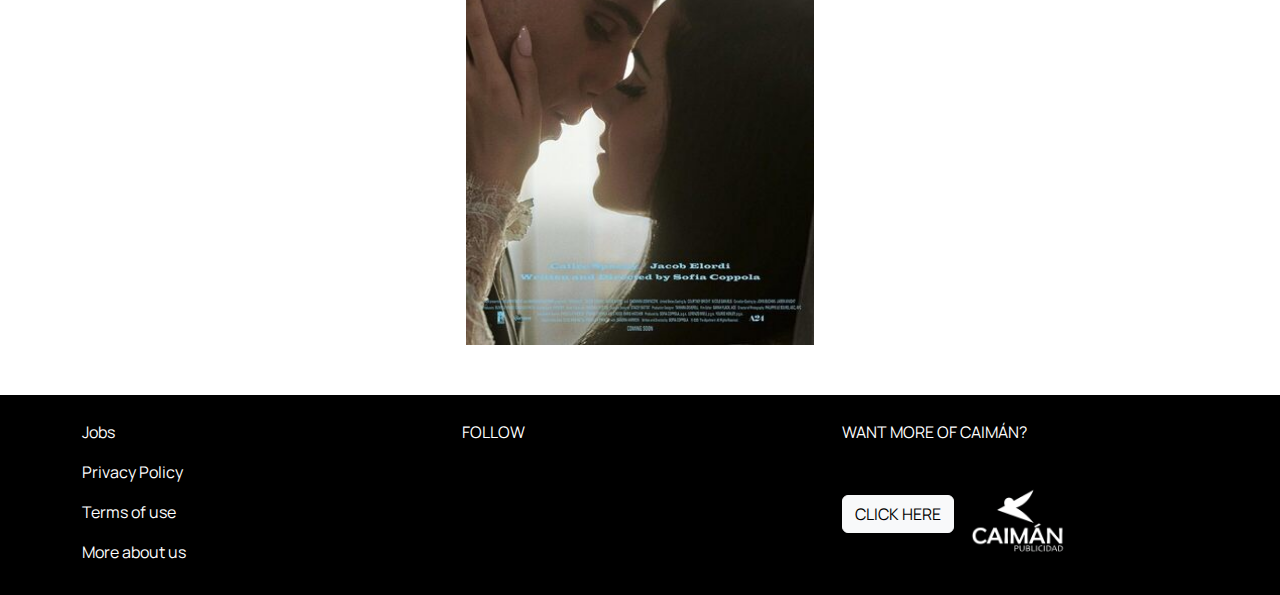
<file: priscilla.html>
<!doctype html>
<html>
<head>
<meta charset="utf-8">
<meta name="viewport" content="width-device-width, initial-scale=1.0">	
<title>Priscilla - A24</title>
<link href="css/bootstrap.min.css" rel="stylesheet">  
<link href="css/priscilla.css" rel="stylesheet"> 
<link href="css/style.css" rel="stylesheet"> 
<link rel="stylesheet" href="https://maxst.icons8.com/vue-static/landings/line-awesome/line-awesome/1.3.0/css/line-awesome.min.css">
	
<meta name="Priscilla article" content="Espacio publicitario cuyo propósito es brindar la mejor información, y experiencia para todos nuestros clientes potenciales en el rubro del marketing y publicidad.">
<meta name="Keywords" content="marketing, engage, publicidad, negocios, empresa, innovación, ladybird">
	
</head>

<body>
	<header>
        <div class="container">
            <div class="row align-items-center">
                <article class="col-lg-4 col-md-4 col-4 menu-icon">
                    <i class="la la-bars" id="menu-toggle"></i> 
                </article>
                
                <article class="col-lg-4 col-md-4 col-4 text-center">
                    <img src="img/logo-a24-blanco.png" alt="logo a24" class="img-fluid" width="180px">
                </article>
                
                <article class="col-lg-4 col-md-4 col-4 text-end">
                    <a href="#" class="search-icon"><i class="la la-search"></i></a>
                </article>
            </div>
        </div>
    </header>
    

    <nav id="mobile-menu" class="hidden">
        <div id="menu-close">
            <i class="la la-close" id="close-menu"></i> 
        </div>
        <ul>
            <li><a href="films.html">Films</a></li>
            <li><a href="#">Television</a></li>
            <li><a href="#">Docs</a></li>
            <li><a href="notes.html">Notes</a></li>
            <li><a href="contacto.html">Contact Us</a></li>
        </ul>
    </nav>
		
	<section id="priscilla"> 
		<div class="container">	
			<h2>Priscilla</h2>
	</div>
		</section>
	
		
		<section id="written"> 
		<div class="container">
			<div class="row"> 
				
		  <article class="col-lg-3 col-sm-9 col-12">
			  <h4>Written and directed by</h4>
				<h2>Sofia Coppola</h2>
			  
				</article>
				
				
				 <article class="col-lg-3 col-sm-9 col-12">
				<h4>Release Date</h4>
				<h2>Oct 27, 2023</h2>
	
				</article>
				
				
				 <article class="col-lg-3 col-sm-9 col-12">
				</article>
				
				<article class="col-lg-3 col-sm-9 col-12">
				</article>
				
				</div>
			</div>
	</section>
	
	
	
	<section id="starring"> 
		<div class="container">
			<div class="row"> 
				  <h4>Starring</h4>
				
		  <article class="col-lg-4 col-sm-8 col-12">
				<h2>Cailee Spaeny</h2>
			
			  </article>
				
				  <article class="col-lg-4 col-sm-8 col-12">
				 <h2>Jacob Elordi</h2>
			 
			  </article>
				
				
				  <article class="col-lg-4 col-sm-8 col-12">
				  <h2>Dagmara Dominczyk</h2>
			  
				</article>
				
				</div>
			</div>
	</section>
	
	
	
	<section id="content"> 
		<div class="container">
			<div class="row"> 
				
		  <article class="col-lg-4 col-sm-8 col-12">
			  <h5>Official Website</h5>
			  <h5>Facebook</h5>
			  <h5>Instagram</h5>
			   <h5>Twitter</h5>
			  </article>
				
				  <article class="col-lg-8 col-sm-4 col-12">
<p> When teenage Priscilla Beaulieu meets Elvis Presley at a party, the man who is already a meteoric rock-and-roll superstar becomes someone entirely unexpected in private moments: a thrilling crush, an ally in loneliness, a gentle best friend. Through Priscilla’s eyes, Sofia Coppola tells the unseen side of a great American myth in Elvis and Priscilla's long courtship and turbulent marriage, from a German army base to his dream-world estate at Graceland, in this deeply felt and ravishingly detailed portrait of love, fantasy, and fame.
</p>
				</article>
			
	<section id="priscillap"> 
		<div class="container">
			<div class="row"> 			
				<article class="col-lg-4 col-sm-6 col-12">
				
				</article>
				
		 <article class="col-lg-4 col-sm-6 col-12">
				<img src="img/priscilla-sectionfilm.jpg" alt="priscilla" class="img-fluid" width="900px">
				</article>
				
				<article class="col-lg-4 col-sm-6 col-12">
			
				</article>
				
				
				</div>
			</div>
	</section>	
				
				</div>
			</div>
	</section>
	
	
	
		<footer>
	
		<div class="container">
			<div class="row">
			
				<article class="col-lg-4 col-sm-12 col-12">
				
					<a href="#" class="text-decoration-none"><p>Jobs</p></a>
					<a href="#" class="text-decoration-none"><p>Privacy Policy</p></a>
					<a href="#" class="text-decoration-none"><p>Terms of use</p></a>
					<a href="#" class="text-decoration-none"><p>More about us</p></a>
				
				</article>
				
				
				<article class="col-lg-4 col-sm-12 col-12">
				
					<p>FOLLOW</p>
					<i class="lab la-facebook"></i>
					<i class="lab la-twitter"></i>
					<i class="lab la-google-plus-g"></i>
					<i class="lab la-instagram"></i>
					
				
				</article>
				
				
				<article class="col-lg-4 col-sm-12 col-12">
				
					
					<p>WANT MORE OF CAIMÁN?</p>
					<a href="#"><p class="btn btn-light">CLICK HERE</p></a>
					<img src="img/caimanlogo-blanco.png" alt="logoacaiman" class="img-fluid" width="125px">
				
				
				</article>
			
			</div>
		</div>
	
	</footer>
 <script src="js/menu.js"></script>
</body>
	
</html>
</file>
<file: css/style.css>
@import url("https://fonts.googleapis.com/css2?family=Manrope:wght@200;400;500;600;700&display=swap");
	

	@font-face {
  font-family: "Manrope";
  src:    url(../fonts/Manrope.ttf) format("TrueType") 
}


header{
	background-color: #000;
	}

.header{
	margin: 30px 0;
	}

body{
	font-family: 'Manrope', sans-serif;
	}

.search-icon {
    color: white;
}

.menu-icon {
    color: white;
}

.link{
	text-decoration: none;
	color: #000;
	}

#mobile-menu {
    position: fixed;
    top: 0;
    left: -400px;
    width: 400px;
    height: 100%;
    background-color: #000;
    transition: left 0.3s ease-in-out;
    font-family: Arial, sans-serif;
}

#menu-close {
    text-align: right;
    padding: 10px;
}

#menu-close i {
    color: white;
    font-size: 18px;
	padding-top:30px;
    cursor: pointer;
}

#mobile-menu ul {
    list-style-type: none;
    padding: 0;
}

#mobile-menu ul li {
    padding: 10px 10;
    text-align: left;
	margin: 40px;
}

#mobile-menu ul li a {
    color: white;
    text-decoration: none;
	font-family:"Manrope";
    font-size: 50px; 
    font-weight: bold;
	line-height: 0.30;
    letter-spacing: -0.04;
    padding: 9px 0;
	
}

footer{
	background-color: black;
	padding-top: 25px;
	padding-bottom: 10px;
}

footer p{
	color: white;
}

footer i{
	color: white;
	font-size: 40px;
}

footer img{
	margin-right: 30px;
}
</file>
<file: css/homepage.css>
#hero{
	background-image: url("../img/index-fondo-pantalla.jpg");
	background-size: cover;
	background-position: center;
	text-align: left;
	padding: 15% 0 0;
	height: 100vh;
	}

.link-1{
	text-decoration: none;
	color: #fff;
	font-size: 50px;
	display:block;
	}

#zone {
	padding: 100px 0;
}

#zone .btn{
	background-color: transparent;
	padding: 10px 40px;
	font-size: 20px;
	color: #000;
	text-transform: uppercase;
	border:0;
}
#zone h2{
font-size: 60px;
	color: #000;
}

#iron {
	padding: 50px 0;
}

#iron .btn{
	background-color: transparent;
	padding: 10px 40px;
	font-size: 20px;
	color: #000;
	text-transform: uppercase;
	border:0;
}

#iron h2{
	font-size: 60px;
	color: #000;
}

#ladybird {
	padding: 60px 0;
}


#ladybird .btn{
	background-color: transparent;
	padding: 10px 40px;
	font-size: 20px;
	color: #000;
	text-transform: uppercase;
	border:0;
}

#ladybird h2{
	font-size: 60px;
	color: #000;
}
</file>
<file: css/contact.css>
#contact {
    background-color: #fff;
    padding: 20px;
    border-radius: 5px;
    box-shadow: 0 0 10px rgba(0, 0, 0, 0.1);
}

#contact h2 {
    font-size: 24px;
    margin-bottom: 20px;
}

.form-label {
    font-weight: bold;
}

.form-control {
    width: 100%;
    padding: 10px;
    margin-bottom: 15px;
    border: 1px solid #ccc;
    border-radius: 3px;
}

textarea.form-control {
    resize: vertical;
}

.btn-primary {
    background-color: #000;
    color: #fff;
    border: none;
    padding: 10px 20px;
    font-weight: bold;
	font-family:"Manrope";
    cursor: pointer;
    transition: background-color 0.3s ease-in-out;
}

.btn-primary:hover {
    background-color: #0056b3;
}
</file>
<file: css/films.css>
#films{
	padding: 100px 0;
}
</file>
<file: css/ladybird.css>
#ladybird{
	padding: 400px 0;
	background-image: url(../img/ladybird-film.jpg);
	background-size: cover;
	background-position: center;
}

#ladybird h2{
	font-size: 70px;
	color:#FFFFFF;
}

#written {
	padding: 50px 0;
	
}
#written h4{
	text-transform: uppercase;
	font-size: 16px;
	color: #676464;
}

#starring {
	padding: 0px 0px 30px;
}

#starring h4{
	text-transform: uppercase;
	font-size: 16px;
	color: #676464;
}

#content{
	padding-bottom: 50px;
}
#content h5{
	font-size: 16px;
	text-transform: uppercase;
}

#awards h4{
	text-transform: uppercase;
	font-size: 16px;
	color: #676464;
}
	
footer{
	background-color: black;
	padding-top: 25px;
	padding-bottom: 10px;
}

footer p{
	color: white;
}

footer i{
	color: white;
	font-size: 40px;
	}
</file>
<file: css/notes.css>
#priscilla {
	padding: 100px 0;
}

#priscilla .btn {
	background-color: transparent;
	padding: 10px 40px;
	font-size: 20px;
	color: #000;
	text-transform: uppercase;
	border:0;
}

#priscilla h2 {
	font-size: 60px;
	color: #000;
}

#priscilla h4{
	text-transform: uppercase;
	font-size: 16px;
	color: #676464;
}

#zone {
	padding: 100px 0;
}

#zone .btn{
	background-color: transparent;
	padding: 10px 40px;
	font-size: 20px;
	color: #000;
	text-transform: uppercase;
	border:0;
}
#zone h2{
font-size: 60px;
	color: #000;
}

#zone h4{
	text-transform: uppercase;
	font-size: 16px;
	color: #676464;
}

#ladybird {
	padding: 60px 0;
}


#ladybird .btn{
	background-color: transparent;
	padding: 10px 40px;
	font-size: 20px;
	color: #000;
	text-transform: uppercase;
	border:0;
}

#ladybird h2{
	font-size: 60px;
	color: #000;
}

#ladybird h4{
	text-transform: uppercase;
	font-size: 16px;
	color: #676464;
}

#iron{
	padding: 60px 0;
}

#iron .btn{
	background-color: transparent;
	padding: 10px 40px;
	font-size: 20px;
	color: #000;
	text-transform: uppercase;
	border:0;
}

#iron h2{
	font-size: 60px;
	color: #000;
}

#iron h4{
	text-transform: uppercase;
	font-size: 16px;
	color: #676464;
}

#talk {
	padding: 60px 0;
}

#talk .btn {
	background-color: transparent;
	padding: 10px 40px;
	font-size: 20px;
	color: #000;
	text-transform: uppercase;
	border:0;
}


#talk h2 {
font-size: 60px;
	color: #000;	
}


#talk h4{
	text-transform: uppercase;
	font-size: 16px;
	color: #676464;
}

#dicks {
	padding: 60px 0;
}

#dicks .btn{
	background-color: transparent;
	padding: 10px 40px;
	font-size: 20px;
	color: #000;
	text-transform: uppercase;
	border:0;
}

#dicks h2{
	font-size: 60px;
	color: #000;
}


#dicks h4{
	text-transform: uppercase;
	font-size: 16px;
	color: #676464;
}
</file>
<file: css/priscilla.css>
#priscilla {
	padding: 400px 0;
	background-image: url("../img/index-fondo-pantalla.jpg");
	background-size: cover;
	background-position: center;
}

#priscilla h2{
	font-size: 70px;
	color:#FFFFFF;
}

#written {
	padding: 50px 0;
	
}
#written h4{
	text-transform: uppercase;
	font-size: 16px;
	color: #676464;
}

#starring {
	padding: 0px 0px 30px;
}

#starring h4{
	text-transform: uppercase;
	font-size: 16px;
	color: #676464;
}

#content{
	padding-bottom: 50px;
}
#content h5{
	font-size: 16px;
	text-transform: uppercase;
}

#awards h4{
	text-transform: uppercase;
	font-size: 16px;
	color: #676464;
}
</file>
